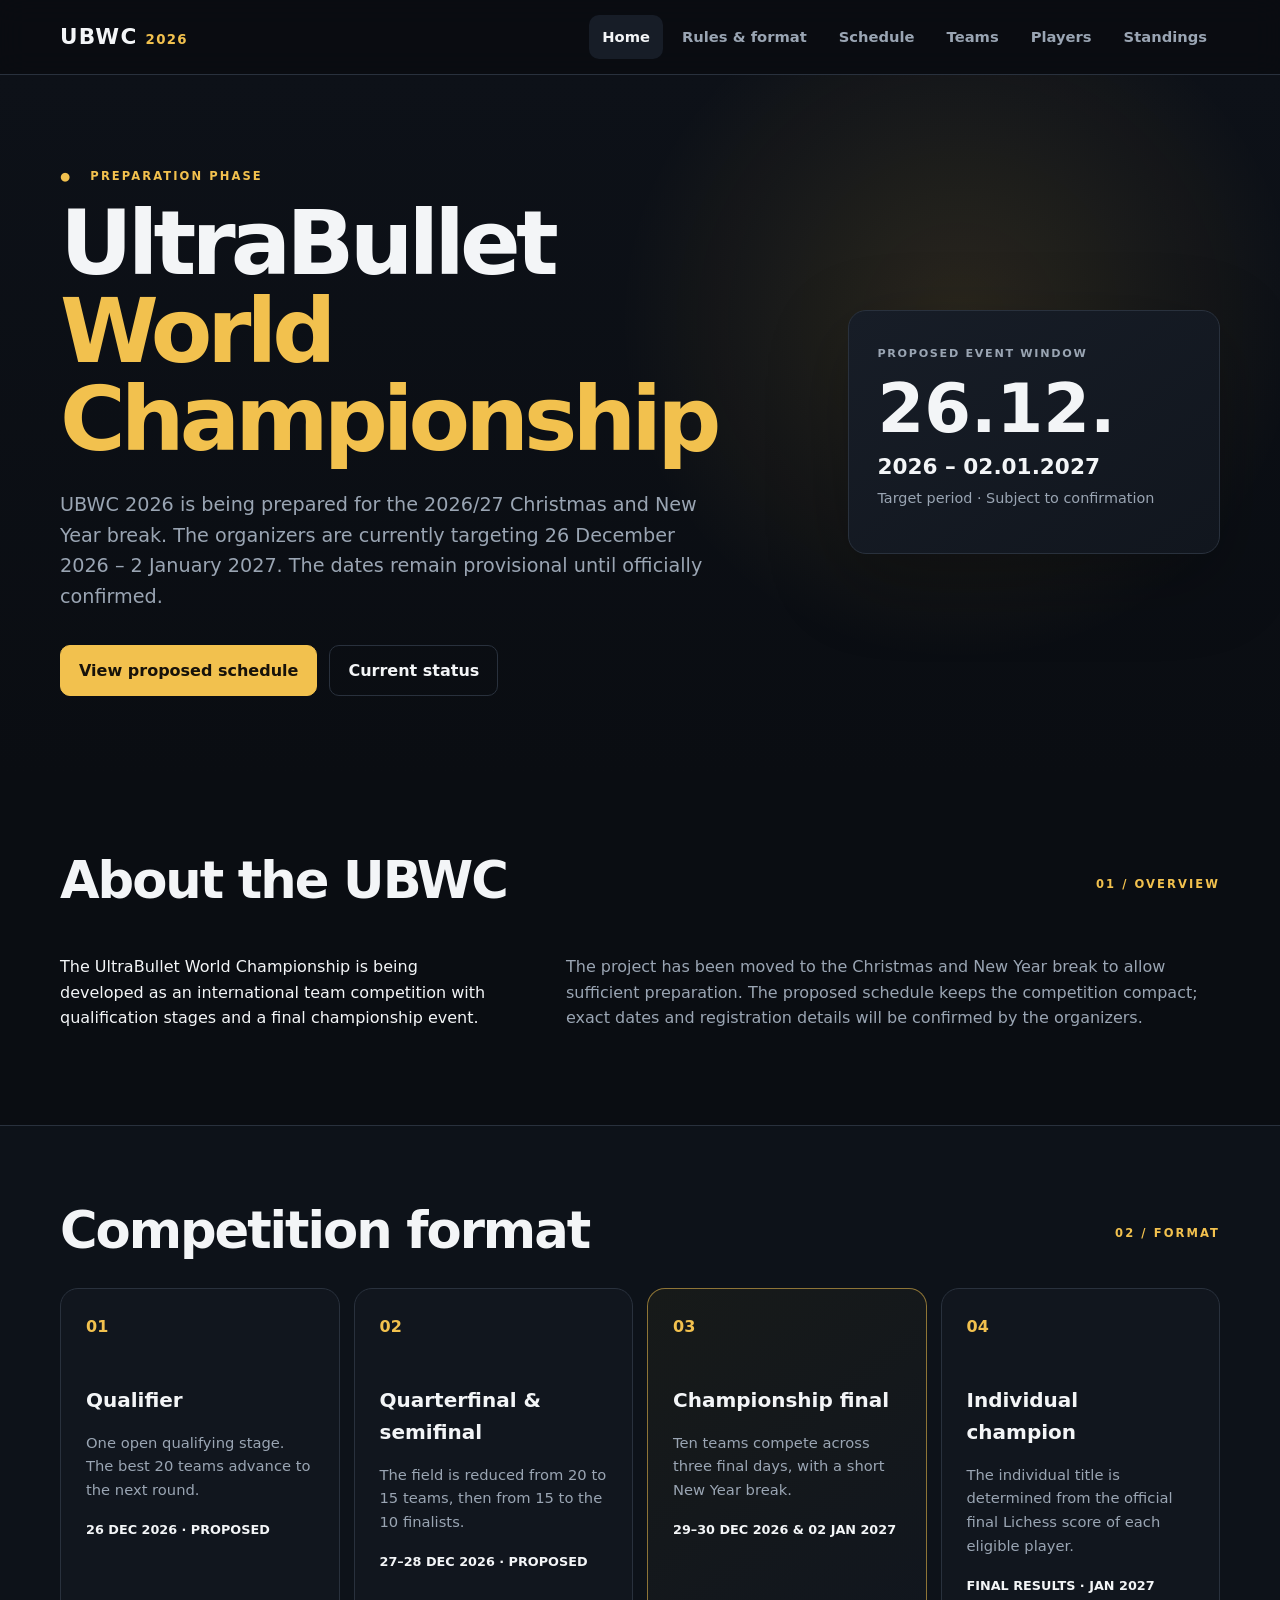
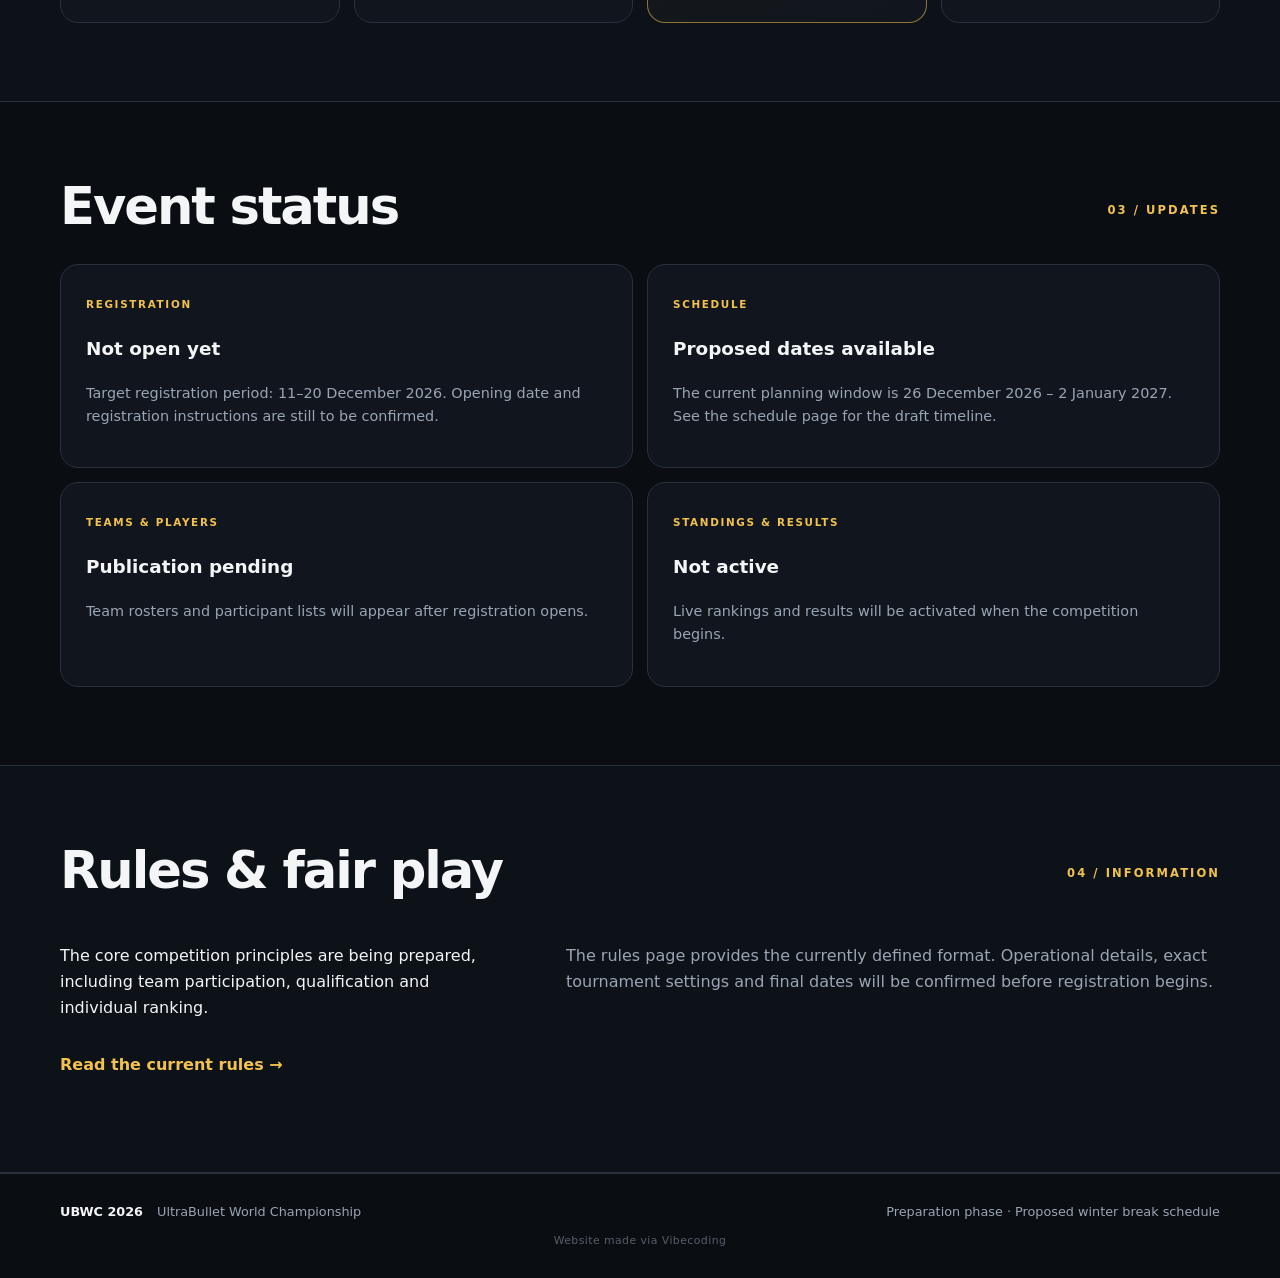
<file: index.html>
<!doctype html>
<html lang="en">
<head>
  <meta charset="utf-8">
  <meta name="viewport" content="width=device-width, initial-scale=1">
  <meta name="description" content="UBWC 2026 — UltraBullet World Championship. Proposed winter break schedule and official preparation updates.">
  <title>UBWC 2026 — UltraBullet World Championship</title>
  <link rel="stylesheet" href="./css/style.css">
</head>
<body>
<header class="site-header">
  <div class="container nav-wrap">
    <a class="brand" href="./index.html" aria-label="UBWC home"><span>UBWC</span><small>2026</small></a>
    <button class="nav-toggle" aria-expanded="false" aria-label="Toggle navigation">☰</button>
    <nav id="main-nav">
      <a class="active" href="./index.html">Home</a>
      <a href="./rules.html">Rules & format</a>
      <a href="./schedule.html">Schedule</a>
      <a href="./teams.html">Teams</a>
      <a href="./players.html">Players</a>
      <a href="./standings.html">Standings</a>
    </nav>
  </div>
</header>
<main id="top">
  <section class="hero">
    <div class="container hero-grid">
      <div>
        <p class="eyebrow">● &nbsp; PREPARATION PHASE</p>
        <h1>UltraBullet<br><span>World Championship</span></h1>
        <p class="hero-copy">UBWC 2026 is being prepared for the 2026/27 Christmas and New Year break. The organizers are currently targeting 26 December 2026 – 2 January 2027. The dates remain provisional until officially confirmed.</p>
        <div class="hero-actions">
          <a class="button primary" href="./schedule.html">View proposed schedule</a>
          <a class="button ghost" href="#event-status">Current status</a>
        </div>
      </div>
      <aside class="hero-card">
        <span class="card-label">PROPOSED EVENT WINDOW</span>
        <div class="date-big">26.12.</div>
        <div class="event-name">2026 – 02.01.2027</div>
        <p class="event-meta">Target period · Subject to confirmation</p>
      </aside>
    </div>
  </section>

  <section class="section">
    <div class="container">
      <div class="section-heading"><h2>About the UBWC</h2><span class="eyebrow">01 / OVERVIEW</span></div>
      <div class="two-col">
        <p>The UltraBullet World Championship is being developed as an international team competition with qualification stages and a final championship event.</p>
        <p class="muted">The project has been moved to the Christmas and New Year break to allow sufficient preparation. The proposed schedule keeps the competition compact; exact dates and registration details will be confirmed by the organizers.</p>
      </div>
    </div>
  </section>

  <section class="section dark-section">
    <div class="container">
      <div class="section-heading"><h2>Competition format</h2><span class="eyebrow">02 / FORMAT</span></div>
      <div class="stage-grid">
        <article class="stage"><span>01</span><h3>Qualifier</h3><p>One open qualifying stage. The best 20 teams advance to the next round.</p><b>26 DEC 2026 · PROPOSED</b></article>
        <article class="stage"><span>02</span><h3>Quarterfinal & semifinal</h3><p>The field is reduced from 20 to 15 teams, then from 15 to the 10 finalists.</p><b>27–28 DEC 2026 · PROPOSED</b></article>
        <article class="stage final"><span>03</span><h3>Championship final</h3><p>Ten teams compete across three final days, with a short New Year break.</p><b>29–30 DEC 2026 & 02 JAN 2027</b></article>
        <article class="stage"><span>04</span><h3>Individual champion</h3><p>The individual title is determined from the official final Lichess score of each eligible player.</p><b>FINAL RESULTS · JAN 2027</b></article>
      </div>
    </div>
  </section>

  <section class="section" id="event-status">
    <div class="container">
      <div class="section-heading"><h2>Event status</h2><span class="eyebrow">03 / UPDATES</span></div>
      <div class="title-cards">
        <article class="title-card"><span>REGISTRATION</span><h3>Not open yet</h3><p>Target registration period: 11–20 December 2026. Opening date and registration instructions are still to be confirmed.</p></article>
        <article class="title-card"><span>SCHEDULE</span><h3>Proposed dates available</h3><p>The current planning window is 26 December 2026 – 2 January 2027. See the schedule page for the draft timeline.</p></article>
        <article class="title-card"><span>TEAMS & PLAYERS</span><h3>Publication pending</h3><p>Team rosters and participant lists will appear after registration opens.</p></article>
        <article class="title-card"><span>STANDINGS & RESULTS</span><h3>Not active</h3><p>Live rankings and results will be activated when the competition begins.</p></article>
      </div>
    </div>
  </section>

  <section class="section dark-section">
    <div class="container">
      <div class="section-heading"><h2>Rules & fair play</h2><span class="eyebrow">04 / INFORMATION</span></div>
      <div class="two-col">
        <p>The core competition principles are being prepared, including team participation, qualification and individual ranking.</p>
        <p class="muted">The rules page provides the currently defined format. Operational details, exact tournament settings and final dates will be confirmed before registration begins.</p>
      </div>
      <p><a class="text-link" href="./rules.html">Read the current rules →</a></p>
    </div>
  </section>
</main>
<footer>
  <div class="container footer-wrap">
    <div><strong>UBWC 2026</strong><span>UltraBullet World Championship</span></div>
    <span>Preparation phase · Proposed winter break schedule</span>
  </div>
  <div class="container site-credit">Website made via Vibecoding</div>
</footer>
<script src="./js/app.js"></script>
</body>
</html>
</file>
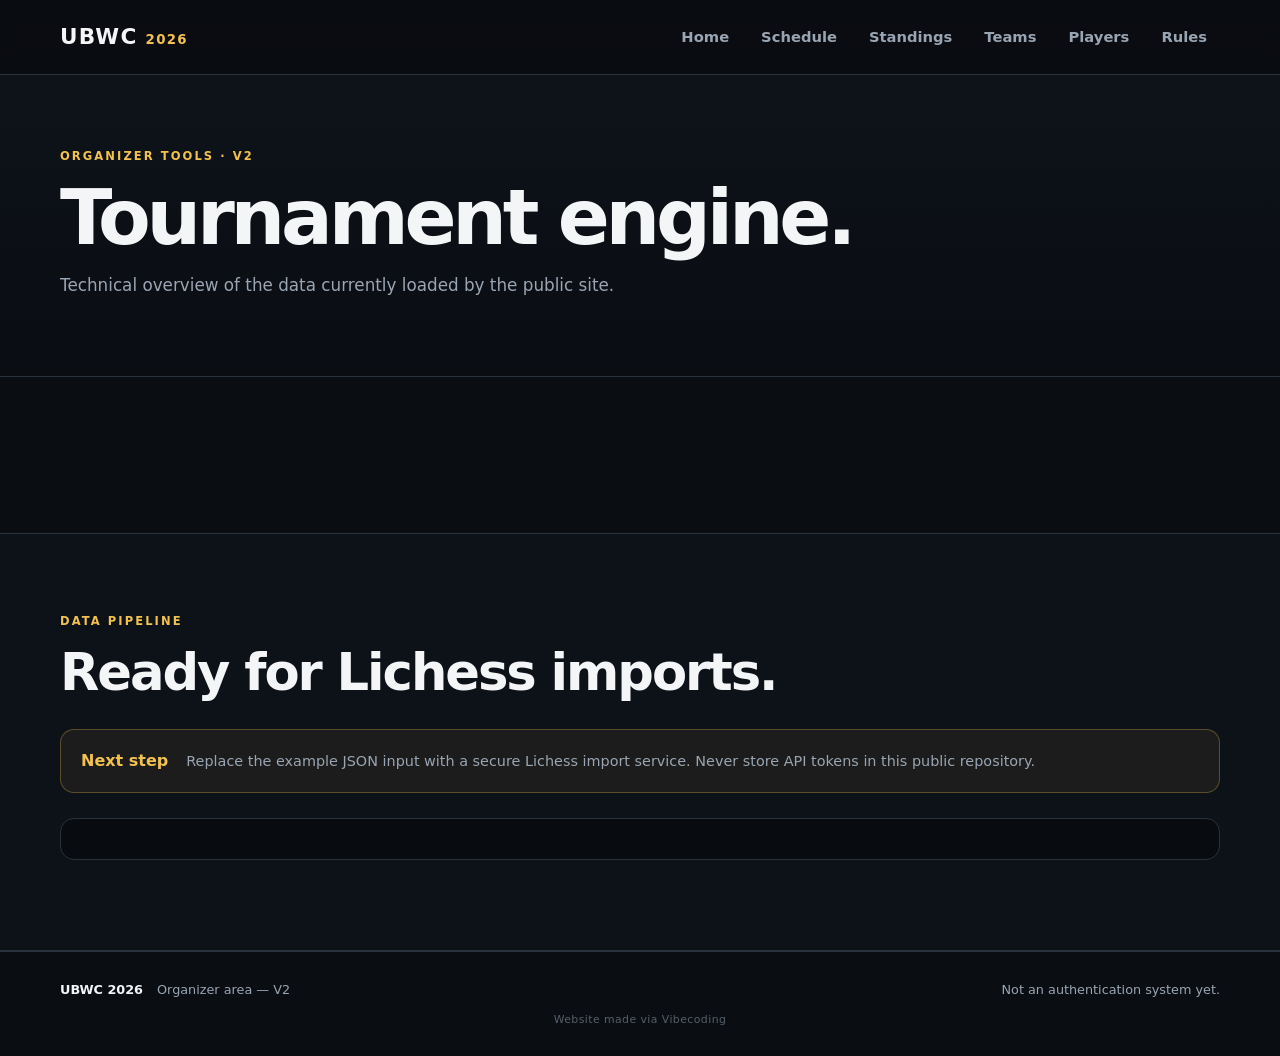
<file: organizer.html>
<!doctype html>
<html lang="en"><head><meta charset="utf-8"><meta name="viewport" content="width=device-width, initial-scale=1"><title>Organizer Tools — UBWC 2026</title><link rel="stylesheet" href="./css/style.css"></head>
<body><header class="site-header"><div class="container nav-wrap"><a class="brand" href="./index.html"><span>UBWC</span><small>2026</small></a><button class="nav-toggle">☰</button><nav><a href="./index.html">Home</a><a href="./schedule.html">Schedule</a><a href="./standings.html">Standings</a><a href="./teams.html">Teams</a><a href="./players.html">Players</a><a href="./rules.html">Rules</a></nav></div></header>
<main><section class="page-hero"><div class="container"><p class="eyebrow">ORGANIZER TOOLS · V2</p><h1>Tournament engine.</h1><p>Technical overview of the data currently loaded by the public site.</p></div></section>
<section class="section"><div class="container card-grid" id="stats"></div></section>
<section class="section dark-section"><div class="container"><div class="section-heading"><div><p class="eyebrow">DATA PIPELINE</p><h2>Ready for Lichess imports.</h2></div></div><div class="notice"><strong>Next step</strong><span>Replace the example JSON input with a secure Lichess import service. Never store API tokens in this public repository.</span></div><pre id="debug" class="debug"></pre></div></section></main>
<footer><div class="container footer-wrap"><div><strong>UBWC 2026</strong><span>Organizer area — V2</span></div><span>Not an authentication system yet.</span></div>  <div class="container site-credit">Website made via Vibecoding</div>
</footer>
<script src="./js/app.js"></script><script src="./js/engine.js"></script><script>
loadUBWCData().then(()=>{const d=window.UBWC_DATA,c=window.UBWC_CONFIG;
document.getElementById("stats").innerHTML=[
["TEAMS",d.teams.length,"Loaded team records"],["PLAYERS",d.players.length,"Loaded player records"],
["BATTLES",d.results.battles.length,"Imported battle results"],["ROSTER LIMIT",c.maxPlayersPerTeam,"Players per team"]
].map(x=>`<article class="team-card"><div class="rank">${x[0]}</div><h3>${x[1]}</h3><p>${x[2]}</p></article>`).join("");
document.getElementById("debug").textContent=JSON.stringify({config:c,teams:d.teams,players:d.players,importedBattles:d.results.battles.length},null,2);});
</script></body></html>
</file>
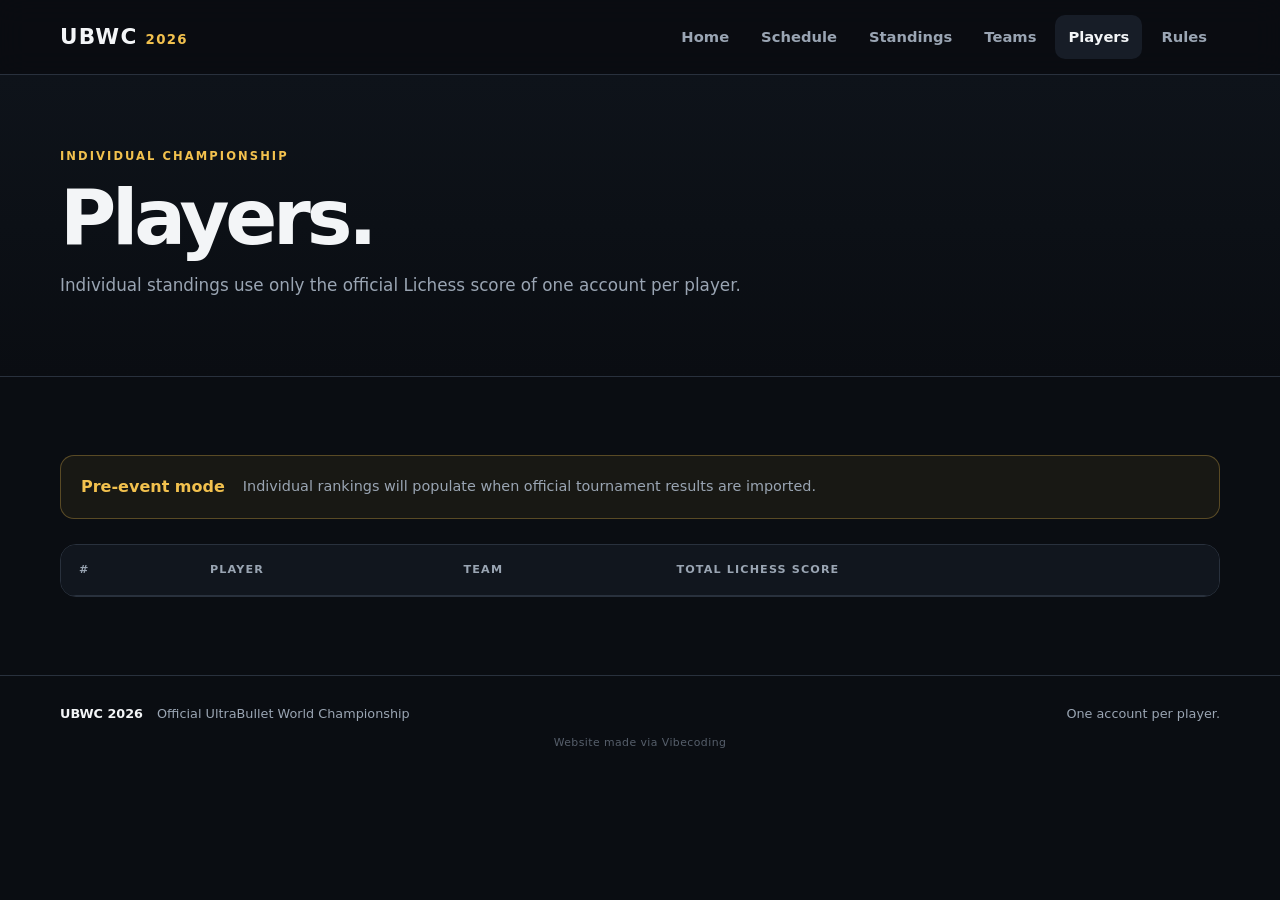
<file: players.html>
<!doctype html>
<html lang="en"><head><meta charset="utf-8"><meta name="viewport" content="width=device-width, initial-scale=1"><title>Players — UBWC 2026</title><link rel="stylesheet" href="./css/style.css"></head>
<body>
<header class="site-header"><div class="container nav-wrap"><a class="brand" href="./index.html"><span>UBWC</span><small>2026</small></a><button class="nav-toggle">☰</button><nav><a href="./index.html">Home</a><a href="./schedule.html">Schedule</a><a href="./standings.html">Standings</a><a href="./teams.html">Teams</a><a class="active" href="./players.html">Players</a><a href="./rules.html">Rules</a></nav></div></header>
<main><section class="page-hero"><div class="container"><p class="eyebrow">INDIVIDUAL CHAMPIONSHIP</p><h1>Players.</h1><p>Individual standings use only the official Lichess score of one account per player.</p></div></section>
<section class="section"><div class="container"><div class="notice"><strong>Pre-event mode</strong><span>Individual rankings will populate when official tournament results are imported.</span></div><div class="table-wrap"><table><thead><tr><th>#</th><th>Player</th><th>Team</th><th>Total Lichess Score</th></tr></thead><tbody id="players-body"></tbody></table></div></div></section></main>
<footer><div class="container footer-wrap"><div><strong>UBWC 2026</strong><span>Official UltraBullet World Championship</span></div><span>One account per player.</span></div>  <div class="container site-credit">Website made via Vibecoding</div>
</footer>
<script src="./js/app.js"></script><script src="./js/players.js"></script></body></html>
</file>
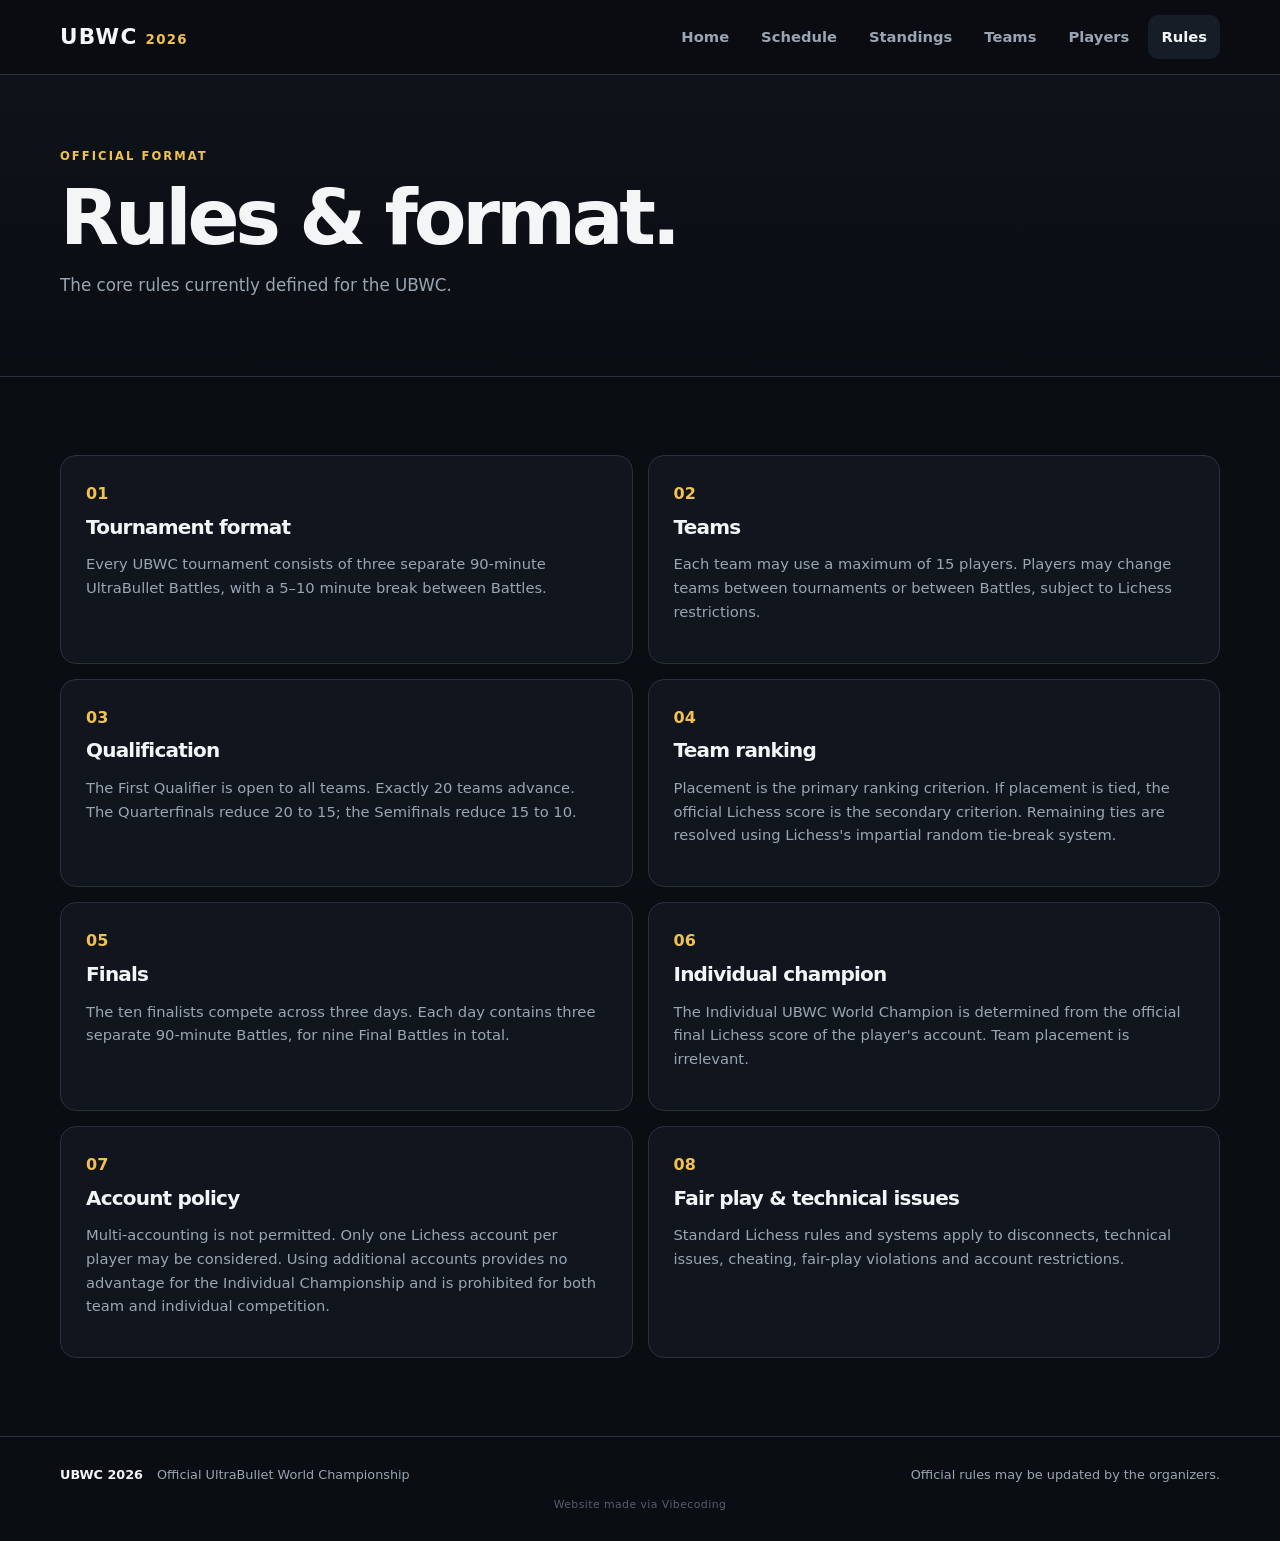
<file: rules.html>
<!doctype html>
<html lang="en"><head><meta charset="utf-8"><meta name="viewport" content="width=device-width, initial-scale=1"><title>Rules — UBWC 2026</title><link rel="stylesheet" href="./css/style.css"></head>
<body>
<header class="site-header"><div class="container nav-wrap"><a class="brand" href="./index.html"><span>UBWC</span><small>2026</small></a><button class="nav-toggle">☰</button><nav><a href="./index.html">Home</a><a href="./schedule.html">Schedule</a><a href="./standings.html">Standings</a><a href="./teams.html">Teams</a><a href="./players.html">Players</a><a class="active" href="./rules.html">Rules</a></nav></div></header>
<main><section class="page-hero"><div class="container"><p class="eyebrow">OFFICIAL FORMAT</p><h1>Rules & format.</h1><p>The core rules currently defined for the UBWC.</p></div></section>
<section class="section"><div class="container rules">
<article><span>01</span><h2>Tournament format</h2><p>Every UBWC tournament consists of three separate 90-minute UltraBullet Battles, with a 5–10 minute break between Battles.</p></article>
<article><span>02</span><h2>Teams</h2><p>Each team may use a maximum of 15 players. Players may change teams between tournaments or between Battles, subject to Lichess restrictions.</p></article>
<article><span>03</span><h2>Qualification</h2><p>The First Qualifier is open to all teams. Exactly 20 teams advance. The Quarterfinals reduce 20 to 15; the Semifinals reduce 15 to 10.</p></article>
<article><span>04</span><h2>Team ranking</h2><p>Placement is the primary ranking criterion. If placement is tied, the official Lichess score is the secondary criterion. Remaining ties are resolved using Lichess's impartial random tie-break system.</p></article>
<article><span>05</span><h2>Finals</h2><p>The ten finalists compete across three days. Each day contains three separate 90-minute Battles, for nine Final Battles in total.</p></article>
<article><span>06</span><h2>Individual champion</h2><p>The Individual UBWC World Champion is determined from the official final Lichess score of the player's account. Team placement is irrelevant.</p></article>
<article><span>07</span><h2>Account policy</h2><p>Multi-accounting is not permitted. Only one Lichess account per player may be considered. Using additional accounts provides no advantage for the Individual Championship and is prohibited for both team and individual competition.</p></article>
<article><span>08</span><h2>Fair play & technical issues</h2><p>Standard Lichess rules and systems apply to disconnects, technical issues, cheating, fair-play violations and account restrictions.</p></article>
</div></section></main>
<footer><div class="container footer-wrap"><div><strong>UBWC 2026</strong><span>Official UltraBullet World Championship</span></div><span>Official rules may be updated by the organizers.</span></div>  <div class="container site-credit">Website made via Vibecoding</div>
</footer>
<script src="./js/app.js"></script></body></html>
</file>
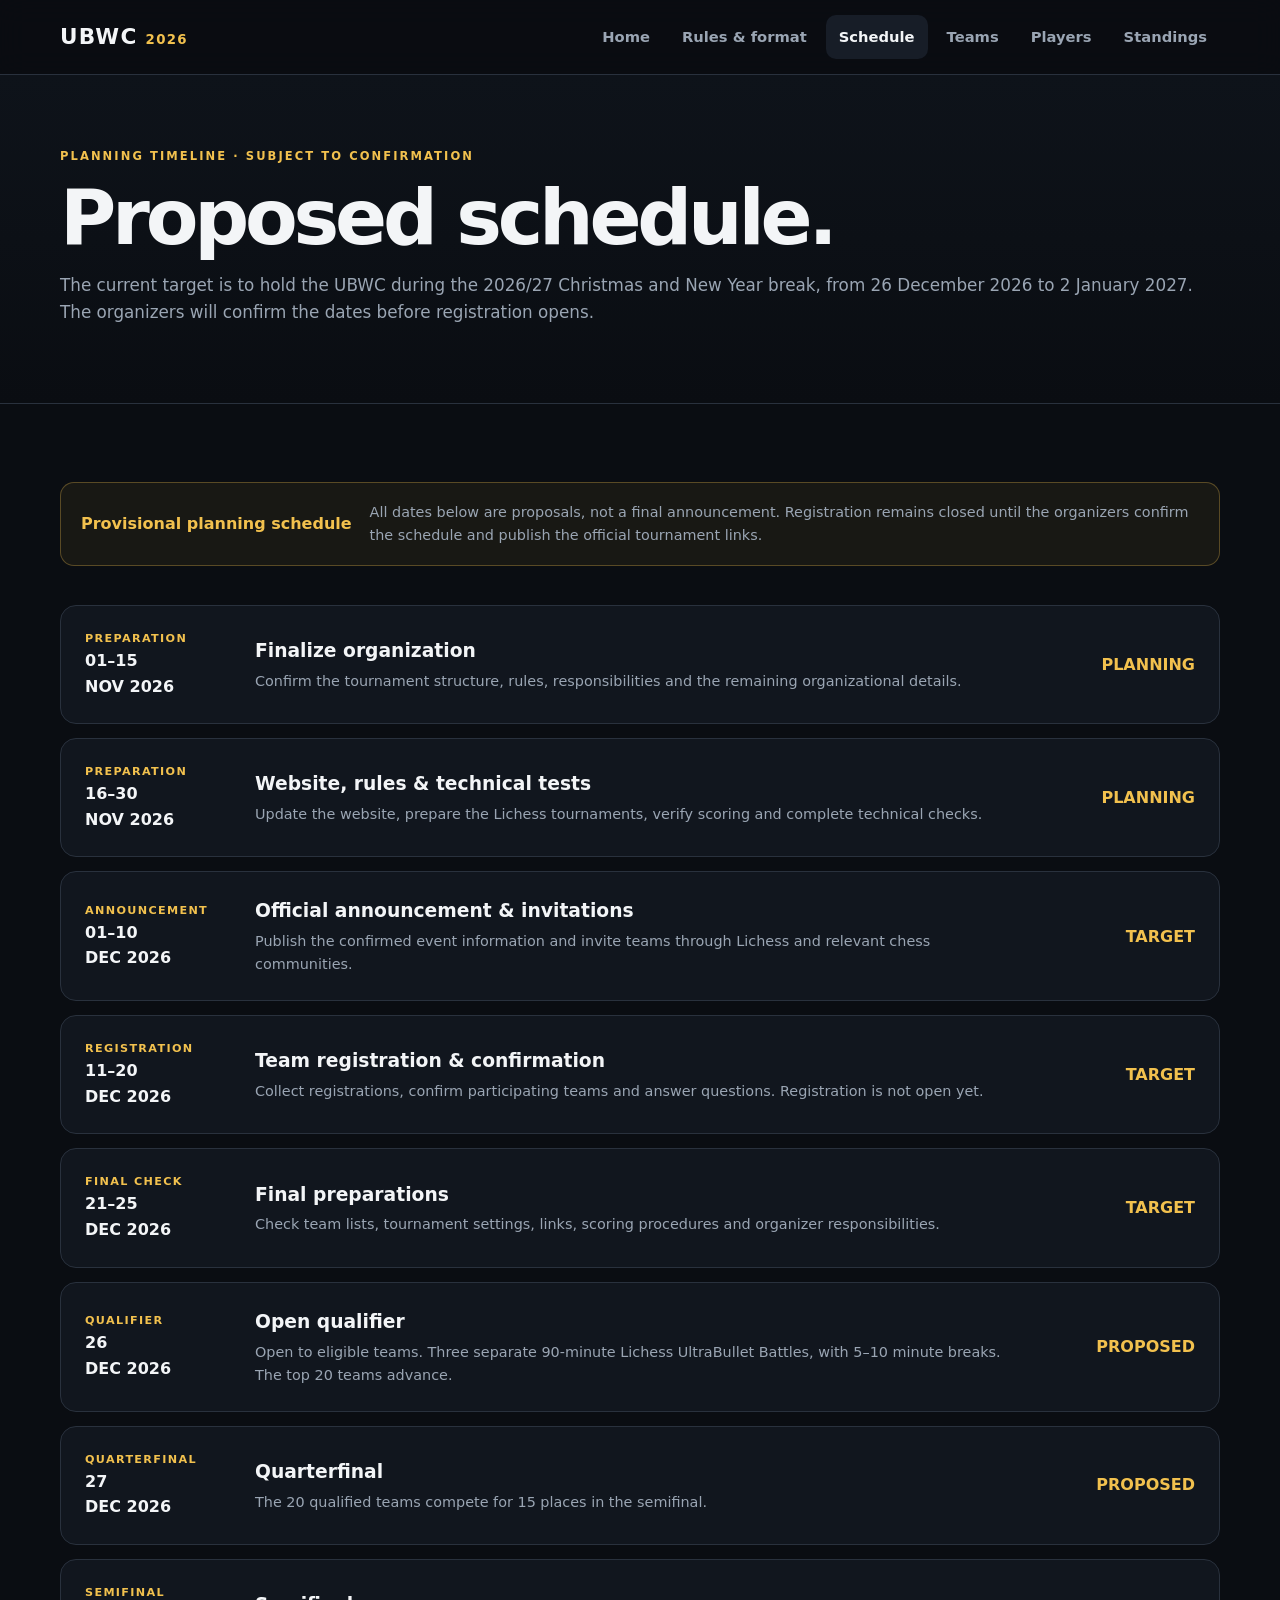
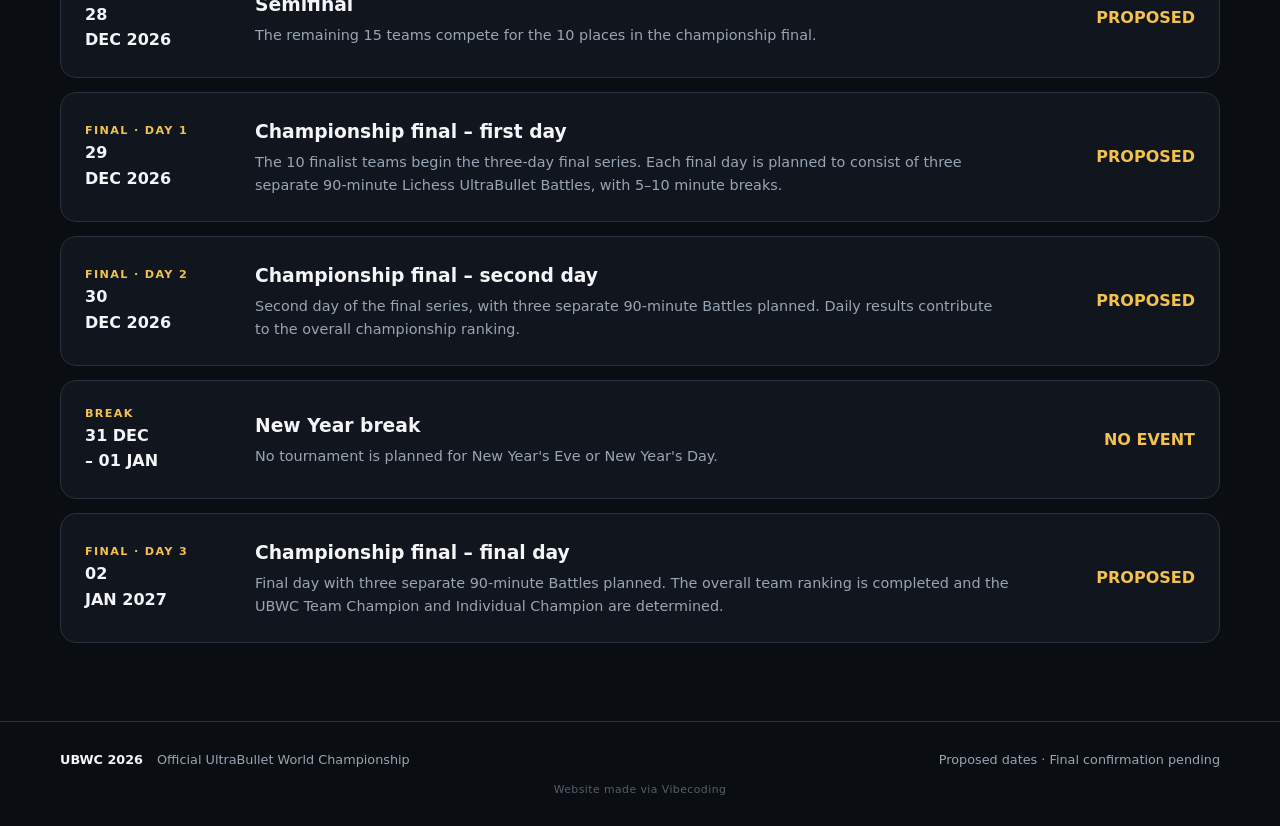
<file: schedule.html>
<!doctype html>
<html lang="en">
<head>
  <meta charset="utf-8">
  <meta name="viewport" content="width=device-width, initial-scale=1">
  <title>Proposed Schedule — UBWC 2026</title>
  <link rel="stylesheet" href="./css/style.css">
</head>
<body>
<header class="site-header">
  <div class="container nav-wrap">
    <a class="brand" href="./index.html"><span>UBWC</span><small>2026</small></a>
    <button class="nav-toggle" aria-expanded="false" aria-label="Toggle navigation">☰</button>
    <nav id="main-nav">
      <a href="./index.html">Home</a>
      <a href="./rules.html">Rules & format</a>
      <a class="active" href="./schedule.html">Schedule</a>
      <a href="./teams.html">Teams</a>
      <a href="./players.html">Players</a>
      <a href="./standings.html">Standings</a>
    </nav>
  </div>
</header>
<main>
  <section class="page-hero">
    <div class="container">
      <p class="eyebrow">PLANNING TIMELINE · SUBJECT TO CONFIRMATION</p>
      <h1>Proposed schedule.</h1>
      <p>The current target is to hold the UBWC during the 2026/27 Christmas and New Year break, from 26 December 2026 to 2 January 2027. The organizers will confirm the dates before registration opens.</p>
    </div>
  </section>
  <section class="section">
    <div class="container timeline" id="schedule-list"></div>
  </section>
</main>
<footer>
  <div class="container footer-wrap">
    <div><strong>UBWC 2026</strong><span>Official UltraBullet World Championship</span></div>
    <span>Proposed dates · Final confirmation pending</span>
  </div>
  <div class="container site-credit">Website made via Vibecoding</div>
</footer>
<script src="./js/app.js"></script>
<script src="./js/schedule.js"></script>
</body>
</html>
</file>
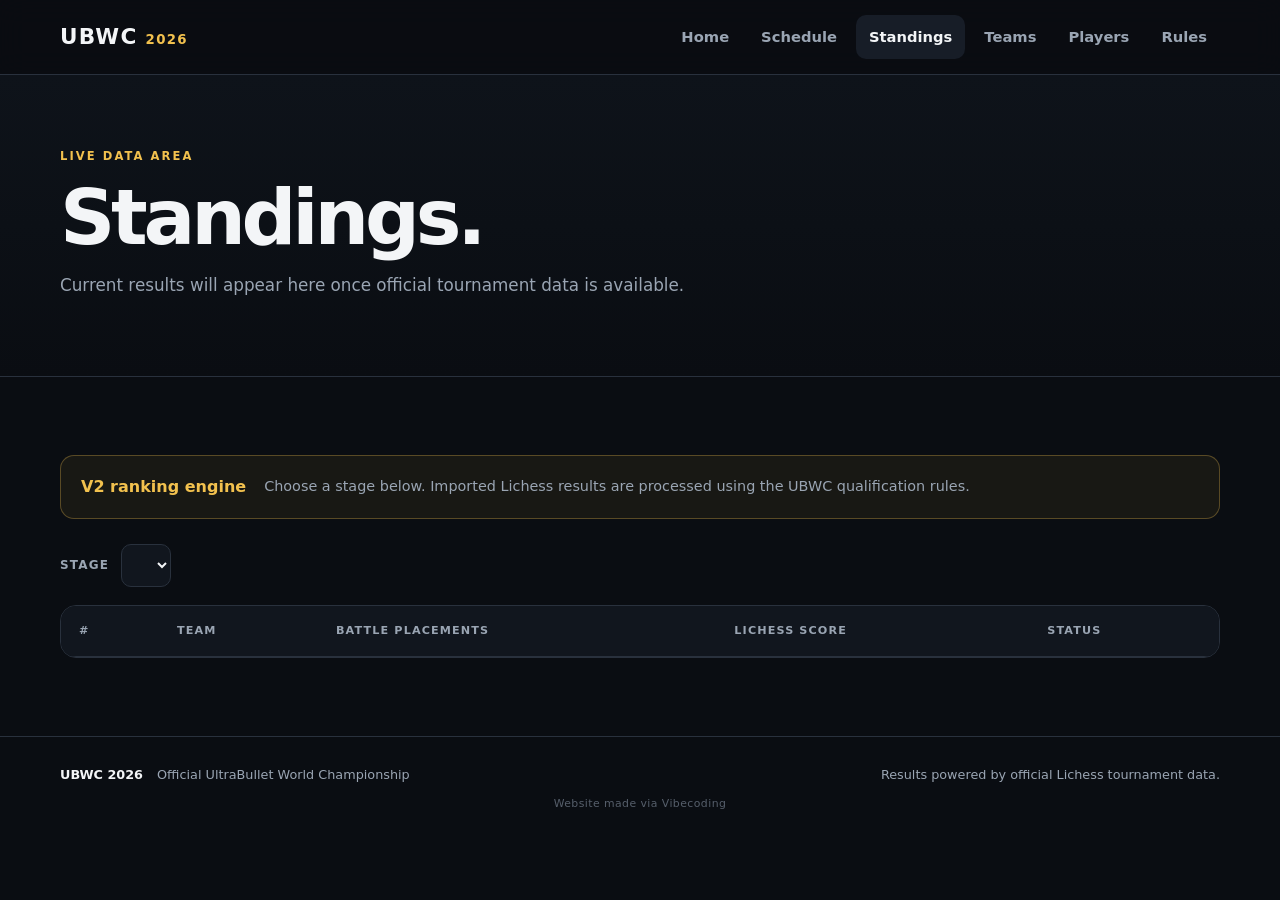
<file: standings.html>
<!doctype html>
<html lang="en"><head><meta charset="utf-8"><meta name="viewport" content="width=device-width, initial-scale=1"><title>Standings — UBWC 2026</title><link rel="stylesheet" href="./css/style.css"></head>
<body>
<header class="site-header"><div class="container nav-wrap"><a class="brand" href="./index.html"><span>UBWC</span><small>2026</small></a><button class="nav-toggle">☰</button><nav><a href="./index.html">Home</a><a href="./schedule.html">Schedule</a><a class="active" href="./standings.html">Standings</a><a href="./teams.html">Teams</a><a href="./players.html">Players</a><a href="./rules.html">Rules</a></nav></div></header>
<main><section class="page-hero"><div class="container"><p class="eyebrow">LIVE DATA AREA</p><h1>Standings.</h1><p>Current results will appear here once official tournament data is available.</p></div></section>
<section class="section"><div class="container">
<div class="notice"><strong>V2 ranking engine</strong><span>Choose a stage below. Imported Lichess results are processed using the UBWC qualification rules.</span></div><div class="toolbar"><label for="stage-selector">Stage</label><select id="stage-selector"></select></div>
<div class="table-wrap"><table><thead><tr><th>#</th><th>Team</th><th>Battle Placements</th><th>Lichess Score</th><th>Status</th></tr></thead><tbody id="standings-body"></tbody></table></div>
</div></section></main><footer><div class="container footer-wrap"><div><strong>UBWC 2026</strong><span>Official UltraBullet World Championship</span></div><span>Results powered by official Lichess tournament data.</span></div>  <div class="container site-credit">Website made via Vibecoding</div>
</footer>
<script src="./js/app.js"></script><script src="./js/standings.js"></script></body></html>
</file>
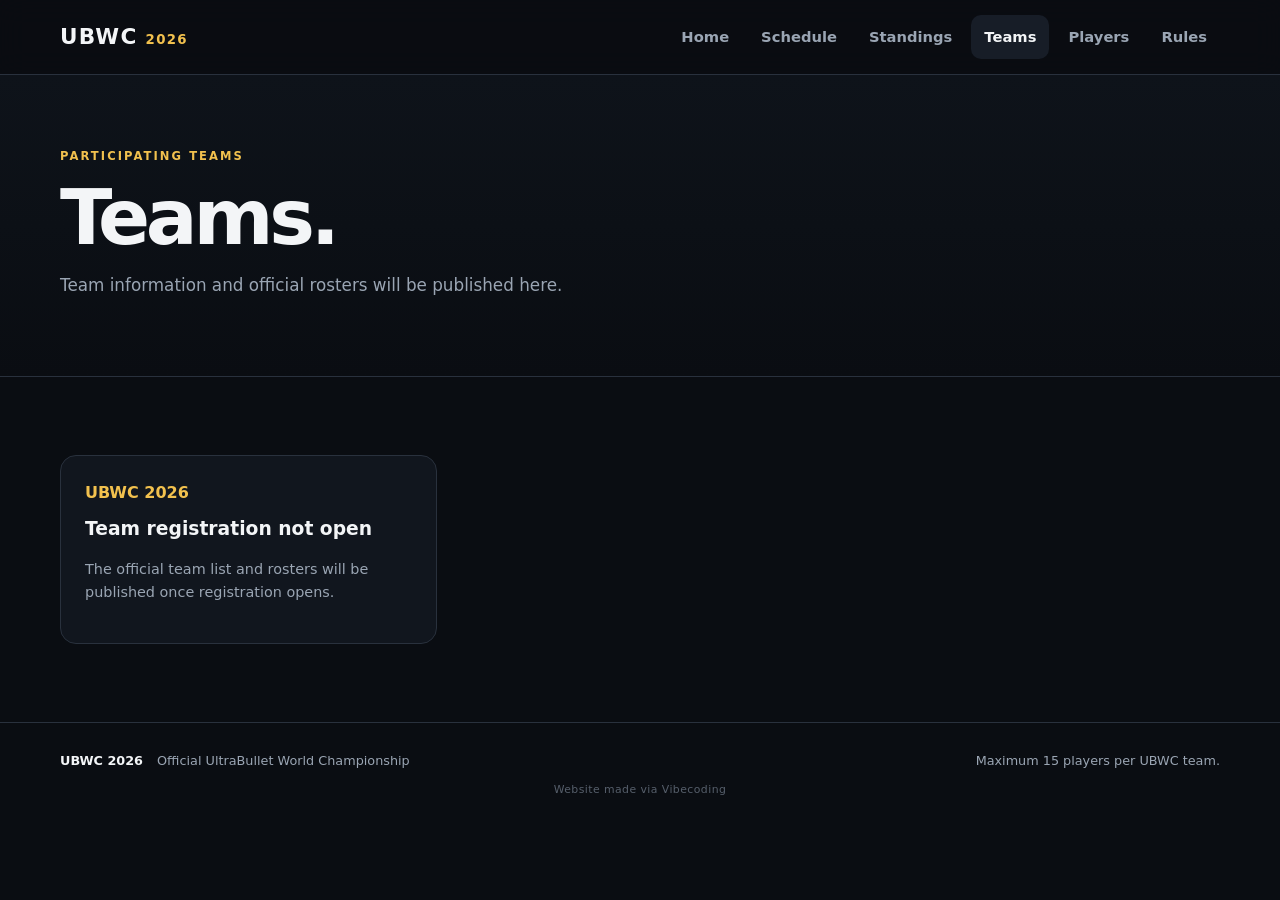
<file: teams.html>
<!doctype html>
<html lang="en"><head><meta charset="utf-8"><meta name="viewport" content="width=device-width, initial-scale=1"><title>Teams — UBWC 2026</title><link rel="stylesheet" href="./css/style.css"></head>
<body>
<header class="site-header"><div class="container nav-wrap"><a class="brand" href="./index.html"><span>UBWC</span><small>2026</small></a><button class="nav-toggle">☰</button><nav><a href="./index.html">Home</a><a href="./schedule.html">Schedule</a><a href="./standings.html">Standings</a><a class="active" href="./teams.html">Teams</a><a href="./players.html">Players</a><a href="./rules.html">Rules</a></nav></div></header>
<main><section class="page-hero"><div class="container"><p class="eyebrow">PARTICIPATING TEAMS</p><h1>Teams.</h1><p>Team information and official rosters will be published here.</p></div></section>
<section class="section"><div class="container card-grid" id="team-grid"></div></section></main>
<footer><div class="container footer-wrap"><div><strong>UBWC 2026</strong><span>Official UltraBullet World Championship</span></div><span>Maximum 15 players per UBWC team.</span></div>  <div class="container site-credit">Website made via Vibecoding</div>
</footer>
<script src="./js/app.js"></script><script src="./js/teams.js"></script></body></html>
</file>
<file: css/style.css>
:root{
  --bg:#0a0d12;--surface:#11161e;--surface2:#171d27;--line:#29313d;--text:#f3f5f7;--muted:#9aa5b3;
  --accent:#f2c14e;--accent2:#ffdf85;--max:1160px;--radius:18px;
}
*{box-sizing:border-box}html{scroll-behavior:smooth}body{margin:0;background:#0a0d12;color:var(--text);font-family:Inter,ui-sans-serif,system-ui,-apple-system,BlinkMacSystemFont,"Segoe UI",sans-serif;line-height:1.6}
a{color:inherit;text-decoration:none}.container{width:min(var(--max),calc(100% - 40px));margin:auto}
.site-header{position:sticky;top:0;z-index:20;background:rgba(10,13,18,.9);backdrop-filter:blur(14px);border-bottom:1px solid var(--line)}
.nav-wrap{height:74px;display:flex;align-items:center;justify-content:space-between}.brand{display:flex;align-items:baseline;gap:8px;font-weight:900;letter-spacing:.08em}.brand span{font-size:1.35rem}.brand small{color:var(--accent);font-weight:800}
nav{display:flex;gap:6px}nav a{padding:10px 13px;border-radius:10px;color:var(--muted);font-size:.92rem;font-weight:700}nav a:hover,nav a.active{color:var(--text);background:var(--surface2)}
.nav-toggle{display:none;background:none;border:0;color:var(--text);font-size:1.5rem}
.hero{padding:92px 0 80px;background:radial-gradient(circle at 75% 35%,rgba(242,193,78,.13),transparent 32%),linear-gradient(180deg,#0d1118,#0a0d12)}
.hero-grid{display:grid;grid-template-columns:1.45fr .75fr;gap:70px;align-items:center}.eyebrow{color:var(--accent);font-size:.72rem;letter-spacing:.18em;font-weight:900;margin:0 0 15px}.hero h1,.page-hero h1{font-size:clamp(3rem,7vw,6rem);line-height:.98;letter-spacing:-.055em;margin:0 0 26px}.hero h1 span{color:var(--accent)}.hero-copy{font-size:1.2rem;color:var(--muted);max-width:650px}.hero-actions{display:flex;gap:12px;margin-top:32px}.button{padding:12px 18px;border-radius:10px;font-weight:800;border:1px solid var(--line)}.button.primary{background:var(--accent);color:#17120a;border-color:var(--accent)}.button.ghost{background:transparent}.hero-card{background:linear-gradient(145deg,var(--surface2),var(--surface));border:1px solid var(--line);border-radius:var(--radius);padding:28px;box-shadow:0 25px 80px rgba(0,0,0,.25)}.card-label{font-size:.7rem;letter-spacing:.15em;color:var(--muted);font-weight:900}.date-big{font-size:4.2rem;font-weight:900;line-height:1;margin:12px 0 6px}.event-name{font-size:1.35rem;font-weight:850}.event-meta{color:var(--muted);font-size:.9rem;margin-top:3px}.countdown{display:grid;grid-template-columns:repeat(4,1fr);gap:8px;margin-top:26px}.countdown div{background:#0b0f15;border:1px solid var(--line);border-radius:10px;padding:10px 4px;text-align:center}.countdown strong{display:block;font-size:1.35rem}.countdown span{font-size:.55rem;color:var(--muted);letter-spacing:.08em}
.section{padding:78px 0}.dark-section{background:#0d1219;border-top:1px solid var(--line);border-bottom:1px solid var(--line)}.section-heading{display:flex;justify-content:space-between;align-items:end;margin-bottom:30px}.section h2{font-size:clamp(2rem,4vw,3.4rem);line-height:1.05;letter-spacing:-.04em;margin:0}.text-link{color:var(--accent);font-weight:800}.stage-grid{display:grid;grid-template-columns:repeat(4,1fr);gap:14px}.stage{padding:25px;background:var(--surface);border:1px solid var(--line);border-radius:var(--radius);min-height:220px}.stage span{color:var(--accent);font-weight:900}.stage h3{font-size:1.25rem;margin:45px 0 5px}.stage p{color:var(--muted);font-size:.92rem}.stage b{font-size:.8rem}.stage.final{border-color:rgba(242,193,78,.55);background:linear-gradient(145deg,#171a19,#11161e)}
.format-grid{display:grid;grid-template-columns:180px 1fr 140px 1fr;gap:28px;align-items:center}.format-number{font-size:3.8rem;font-weight:900;color:var(--accent);line-height:1}.format-number span{font-size:1rem;display:block;color:var(--muted);letter-spacing:.12em}.format-copy h3{margin:0;font-size:1.25rem}.format-copy p,.muted{color:var(--muted)}.two-col{display:grid;grid-template-columns:.8fr 1.2fr;gap:70px}.title-cards{display:grid;grid-template-columns:1fr 1fr;gap:14px}.title-card{background:var(--surface);border:1px solid var(--line);border-radius:var(--radius);padding:25px}.title-card span{font-size:.65rem;color:var(--accent);font-weight:900;letter-spacing:.16em}.title-card h3{font-size:1.15rem}.title-card p{color:var(--muted);font-size:.9rem}
.page-hero{padding:72px 0 60px;border-bottom:1px solid var(--line);background:linear-gradient(180deg,#0e131a,#0a0d12)}.page-hero h1{font-size:clamp(3rem,6vw,5rem);margin-bottom:14px}.page-hero p:not(.eyebrow){color:var(--muted);font-size:1.05rem}
.timeline{display:grid;gap:14px}.timeline-item{display:grid;grid-template-columns:145px 1fr 160px;gap:25px;align-items:center;padding:24px;background:var(--surface);border:1px solid var(--line);border-radius:16px}.timeline-item .date{font-weight:900}.timeline-item .date small{display:block;color:var(--accent);font-size:.7rem;letter-spacing:.12em}.timeline-item h3{margin:0}.timeline-item p{margin:4px 0 0;color:var(--muted);font-size:.9rem}.timeline-item .result{text-align:right;font-weight:900;color:var(--accent)}
.notice{display:flex;gap:18px;align-items:center;padding:18px 20px;border:1px solid rgba(242,193,78,.3);background:rgba(242,193,78,.06);border-radius:14px;margin-bottom:25px}.notice strong{white-space:nowrap;color:var(--accent)}.notice span{color:var(--muted);font-size:.9rem}.table-wrap{overflow:auto;border:1px solid var(--line);border-radius:16px}table{width:100%;border-collapse:collapse;min-width:650px;background:var(--surface)}th,td{text-align:left;padding:16px 18px;border-bottom:1px solid var(--line)}th{font-size:.7rem;text-transform:uppercase;letter-spacing:.1em;color:var(--muted)}td{font-weight:700}tbody tr:last-child td{border-bottom:0}
.card-grid{display:grid;grid-template-columns:repeat(3,1fr);gap:15px}.team-card{background:var(--surface);border:1px solid var(--line);border-radius:16px;padding:24px}.team-card .rank{color:var(--accent);font-weight:900}.team-card h3{margin:8px 0}.team-card p{color:var(--muted);font-size:.9rem}.rules{display:grid;grid-template-columns:1fr 1fr;gap:15px}.rules article{background:var(--surface);border:1px solid var(--line);border-radius:16px;padding:25px}.rules article>span{color:var(--accent);font-weight:900}.rules h2{font-size:1.25rem;margin:10px 0}.rules p{color:var(--muted);font-size:.92rem}
footer{border-top:1px solid var(--line);padding:28px 0;color:var(--muted);font-size:.8rem}.footer-wrap{display:flex;justify-content:space-between;gap:20px}.footer-wrap div{display:flex;gap:14px}.footer-wrap strong{color:var(--text)}
@media(max-width:850px){nav{display:none}.nav-toggle{display:block}.nav-wrap.open nav{display:flex;position:absolute;left:20px;right:20px;top:68px;flex-direction:column;background:var(--surface);padding:10px;border:1px solid var(--line);border-radius:14px}.hero-grid,.two-col{grid-template-columns:1fr}.hero{padding-top:65px}.stage-grid{grid-template-columns:1fr 1fr}.format-grid{grid-template-columns:1fr 1fr}.card-grid{grid-template-columns:1fr 1fr}.rules{grid-template-columns:1fr}.timeline-item{grid-template-columns:1fr}.timeline-item .result{text-align:left}.footer-wrap{flex-direction:column}}
@media(max-width:520px){.container{width:min(var(--max),calc(100% - 26px))}.stage-grid,.card-grid,.title-cards{grid-template-columns:1fr}.hero h1{font-size:3.2rem}.format-grid{grid-template-columns:1fr}.footer-wrap div{flex-direction:column;gap:3px}}
.toolbar{display:flex;align-items:center;gap:12px;margin:0 0 18px}.toolbar label{font-size:.75rem;color:var(--muted);font-weight:900;text-transform:uppercase;letter-spacing:.1em}.toolbar select{background:var(--surface);border:1px solid var(--line);color:var(--text);padding:10px 14px;border-radius:10px;font:inherit}.qualified td:last-child{color:var(--accent)}.debug{background:#080b10;border:1px solid var(--line);padding:20px;border-radius:14px;overflow:auto;color:#c9d1dc;font-size:.78rem}
/* GitHub Pages / cross-browser robustness */
html,body{min-height:100%}
img,svg{max-width:100%;height:auto}
button,a{font:inherit}
.nav-toggle{cursor:pointer}
nav a{display:block}
@media(max-width:850px){
  .nav-wrap{position:relative}
  .nav-wrap.open .nav-toggle{color:var(--accent)}
}

/* Small footer credit */
.site-credit{margin-top:10px;text-align:center;font-size:.68rem;letter-spacing:.04em;color:#697381;opacity:.8}
</file>
